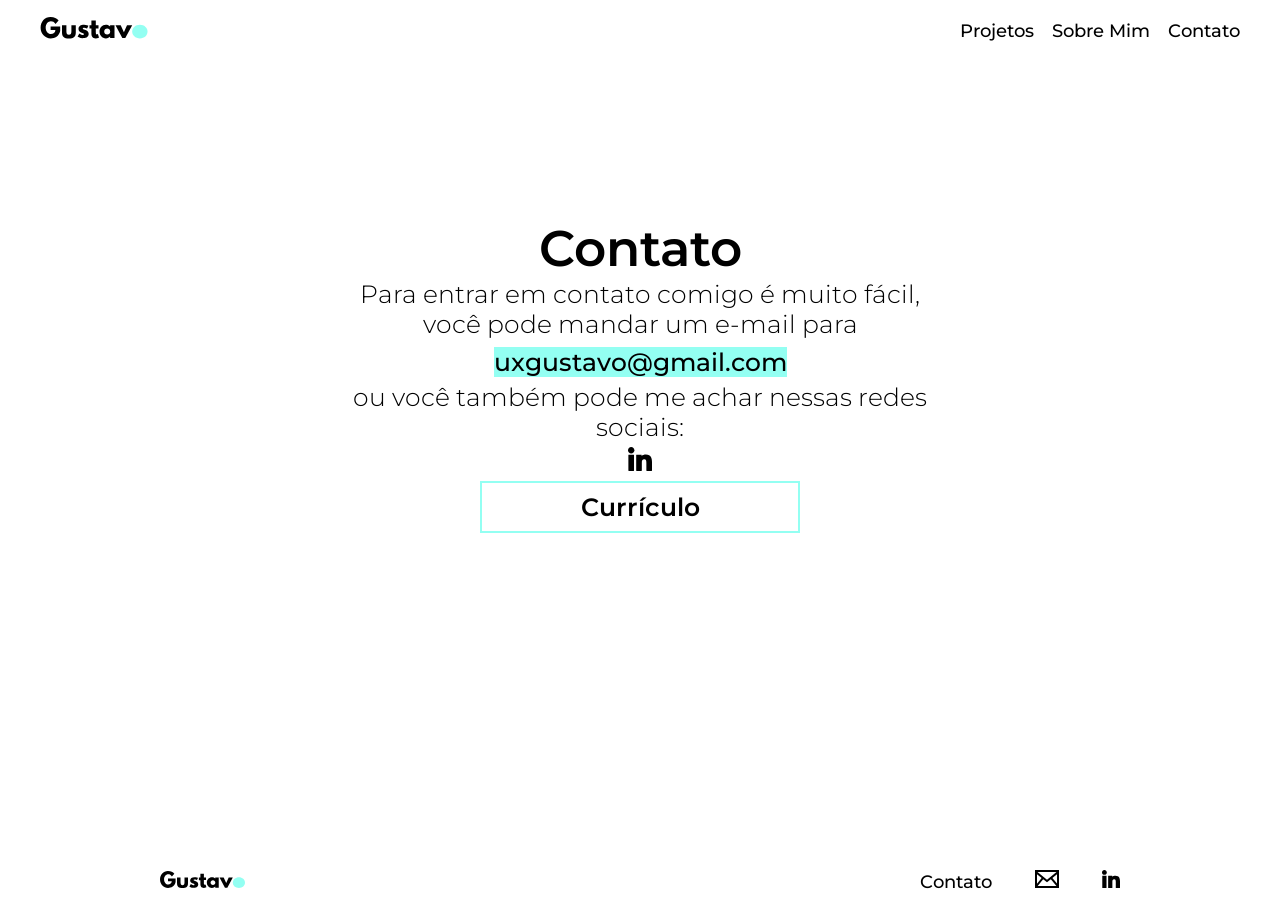
<file: contato.html>
<!DOCTYPE html>
<html lang="en">
<head>
    <meta charset="UTF-8">
    <meta http-equiv="X-UA-Compatible" content="IE=edge">
    <meta name="viewport" content="width=device-width, initial-scale=1.0">
    <link rel="stylesheet" href="./styles/styles.css" type="text/css">
    <link rel="icon" type="image/x-icon" href="./IMGs/favicon.svg">
    <title>Contato | Gustavo Eduardo</title>
</head>
<body class="container">
    <header class="main-header">
        <div class="logodiv">
            <a href="/index.html" class="header-logo">
                <img src="IMGs/Logo3.svg" alt="Logo">
            </a>
        </div>
        <nav class="header-nav">
            <div class="hamburger-nav">
                <div class="line"></div>
                <div class="line"></div>
                <div class="line"></div>
            </div>
            <ul class="nav-links">
                <li><a class="header-link" href="/index.html">Projetos</a></li>
                <li><a class="header-link" href="/sobremim.html">Sobre Mim</a></li>
                <li><a class="header-link" href="/contato.html">Contato</a></li>
            </ul>
        </nav>
    </header>
    
    <main>
        <section class="contato-sect">
                <div class="contato-text">
                    <h1>Contato</h1>
                    <p>
                        Para entrar em contato comigo é muito fácil, você pode mandar um e-mail para
                    </p>
                    <p class="contato-email">
                       <a href="mailto: uxgustavo@gmail.com">uxgustavo@gmail.com</a>
                    </p>
                    <p>
                        ou você também pode me achar nessas redes sociais:
                    </p>
                    <a class="contato-linkedin" href="https://www.linkedin.com/in/gustavoux" target="_blank" rel="noopener noreferrer">
                        <img src="./IMGs/footer/Linkedin.svg" alt="">
                    </a>
                    <div class="contato-btn">
                        <a href="./Files/Curriculo-Gustavo_Eduardo-2022.pdf" target="_blank" rel="noopener noreferrer"><button class="contato-mainBTN">Currículo</button></a>
                    </div>
            </div>
        </section>
    </main>
    <footer class="main-footer">
        <div class="logodiv">
        <a href="/index.html" class="footer-logo">
            <img src="IMGs/footer/footerlogo.svg" alt="Logo">
        </a>
        </div>
        <nav class="footer-nav">
            <ul>
                <li><a class="footer-link" href="/contato.html">Contato</a></li>
                <li><a class="footer-link" href="mailto: uxgustavo@gmail.com">
                    <img src="./IMGs/footer/Email.svg" alt="">
                </a></li>
                <li><a class="footer-link" href="https://www.linkedin.com/in/gustavoux" target="_blank" rel="noopener noreferrer">
                    <img src="./IMGs/footer/Linkedin.svg" alt="">
                </a></li>
            </ul>
        </nav>
    </footer>


</body>
<script>
    const hamburger = document.querySelector(".hamburger-nav");
    const navLinks = document.querySelector(".nav-links");
    const links = document.querySelectorAll(".nav-links li");

    hamburger.addEventListener("click", () => 
    {navLinks.classList.toggle("open");})
    ;
;
</script>
</html>
</file>
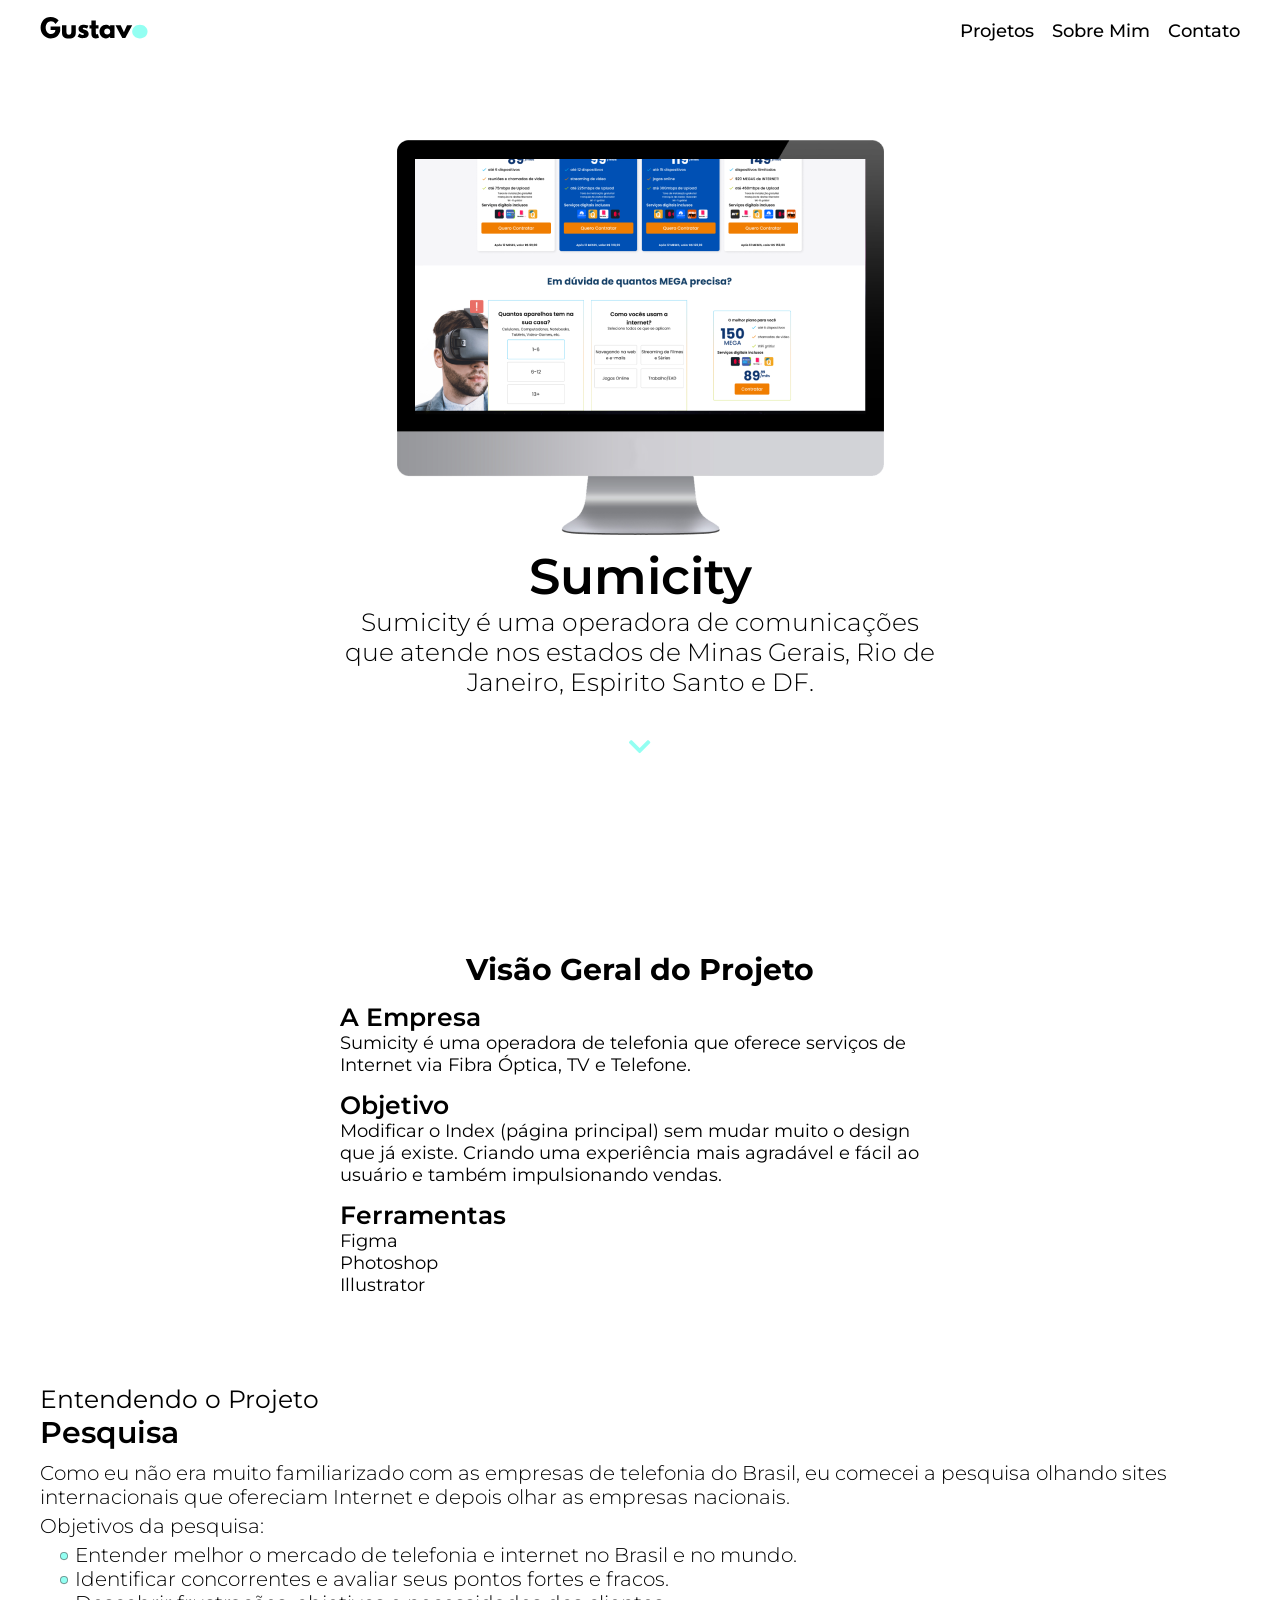
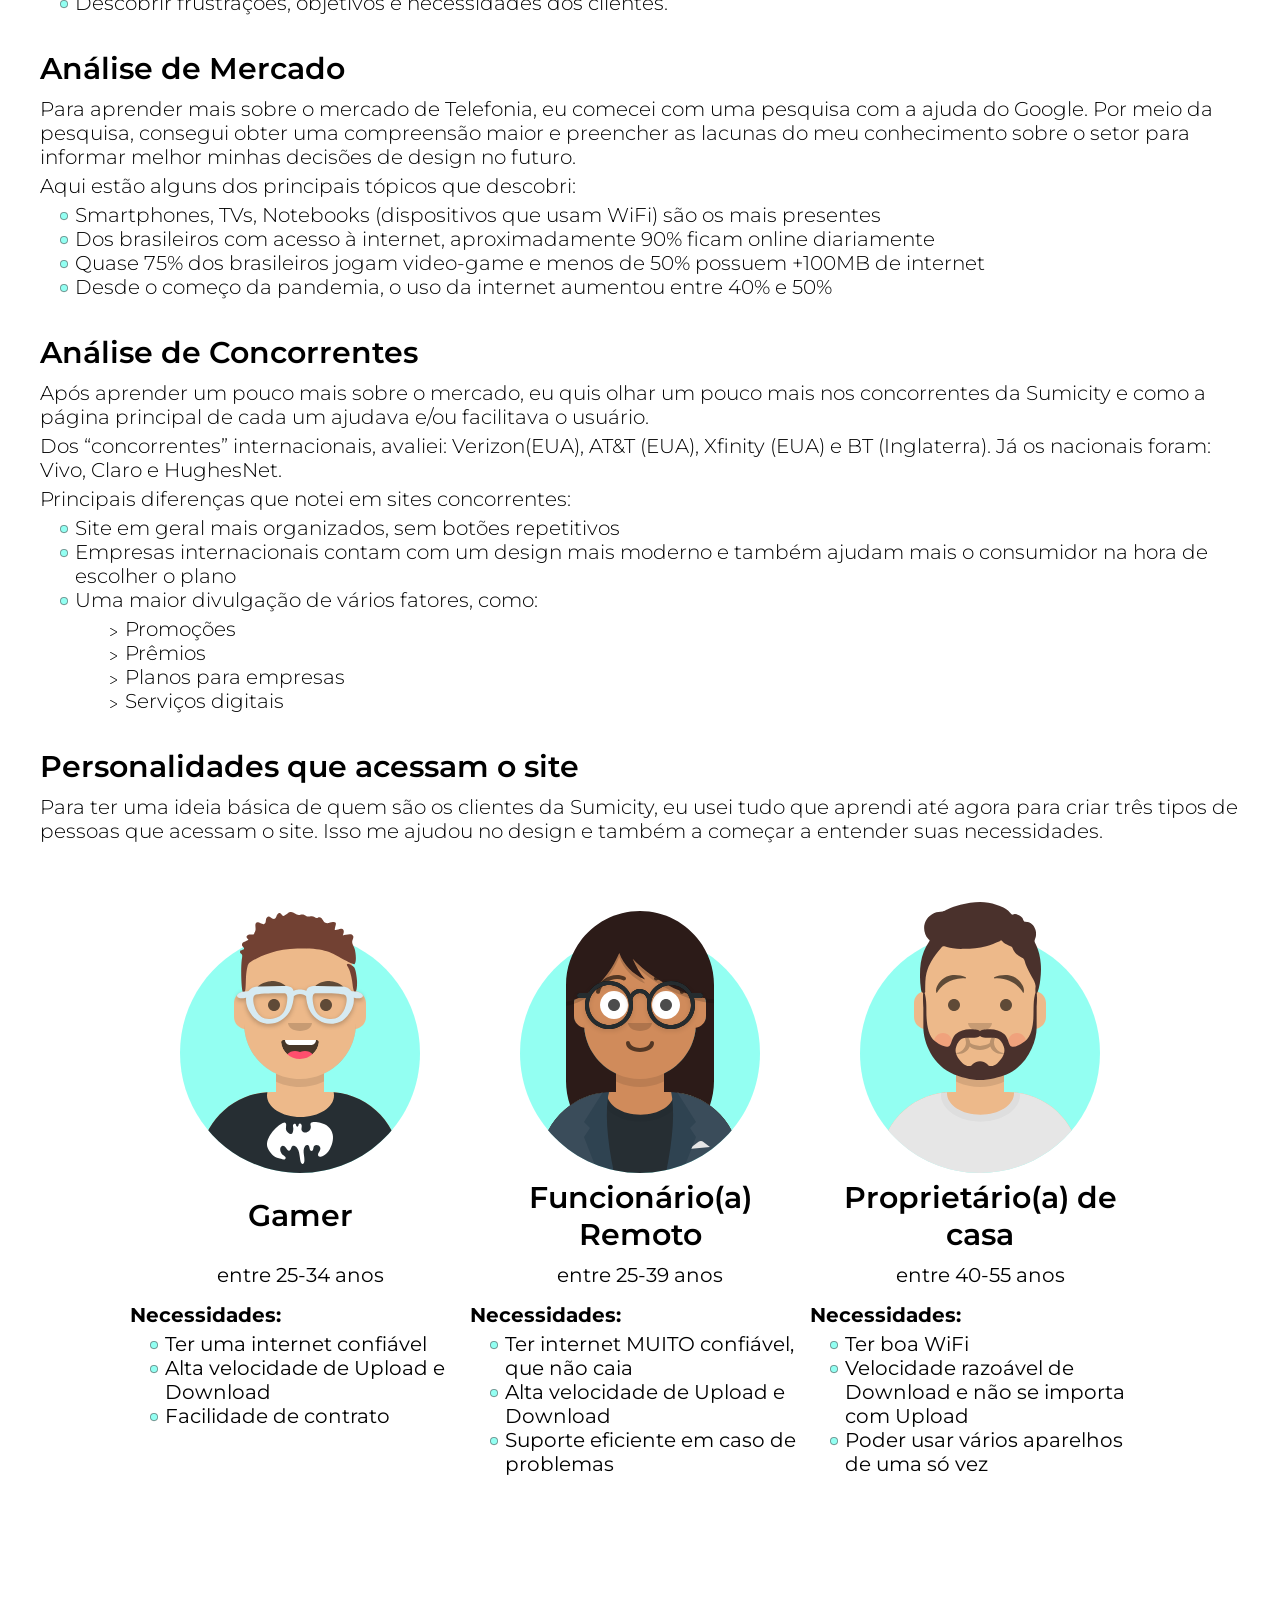
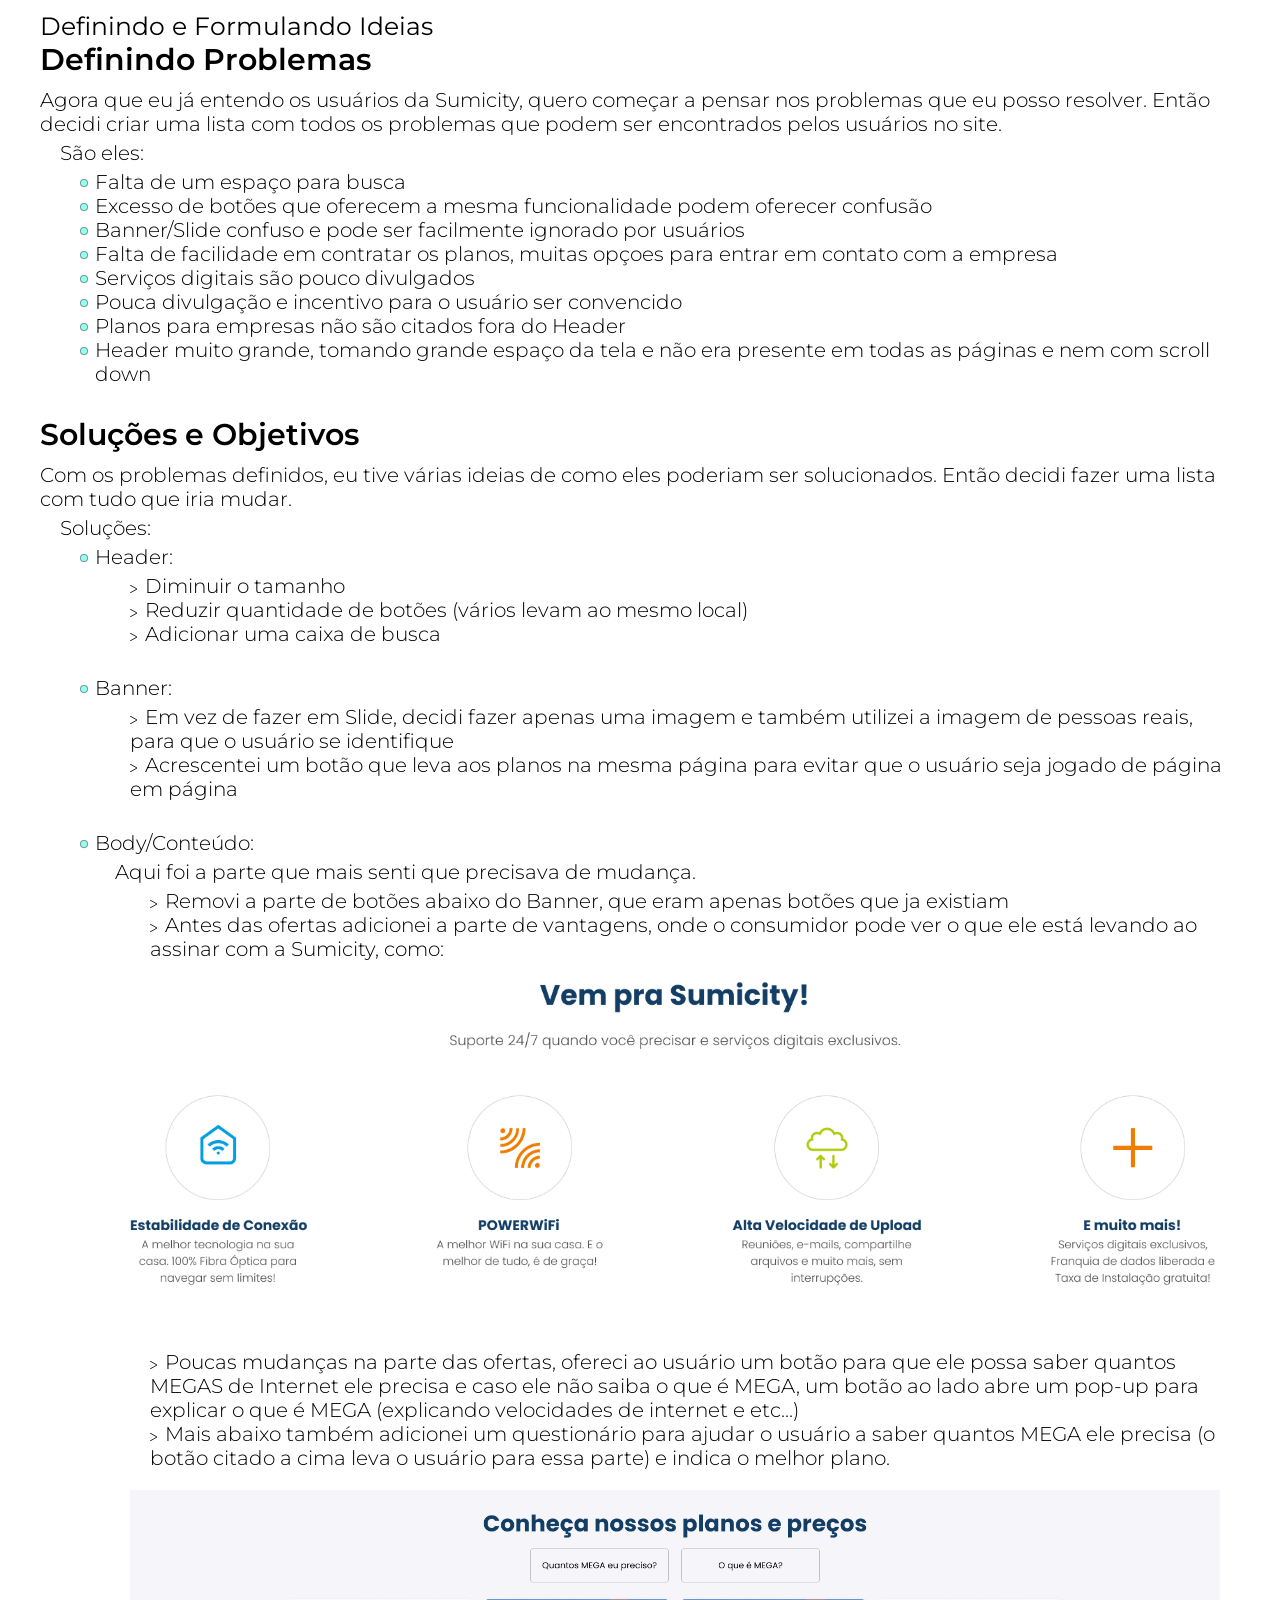
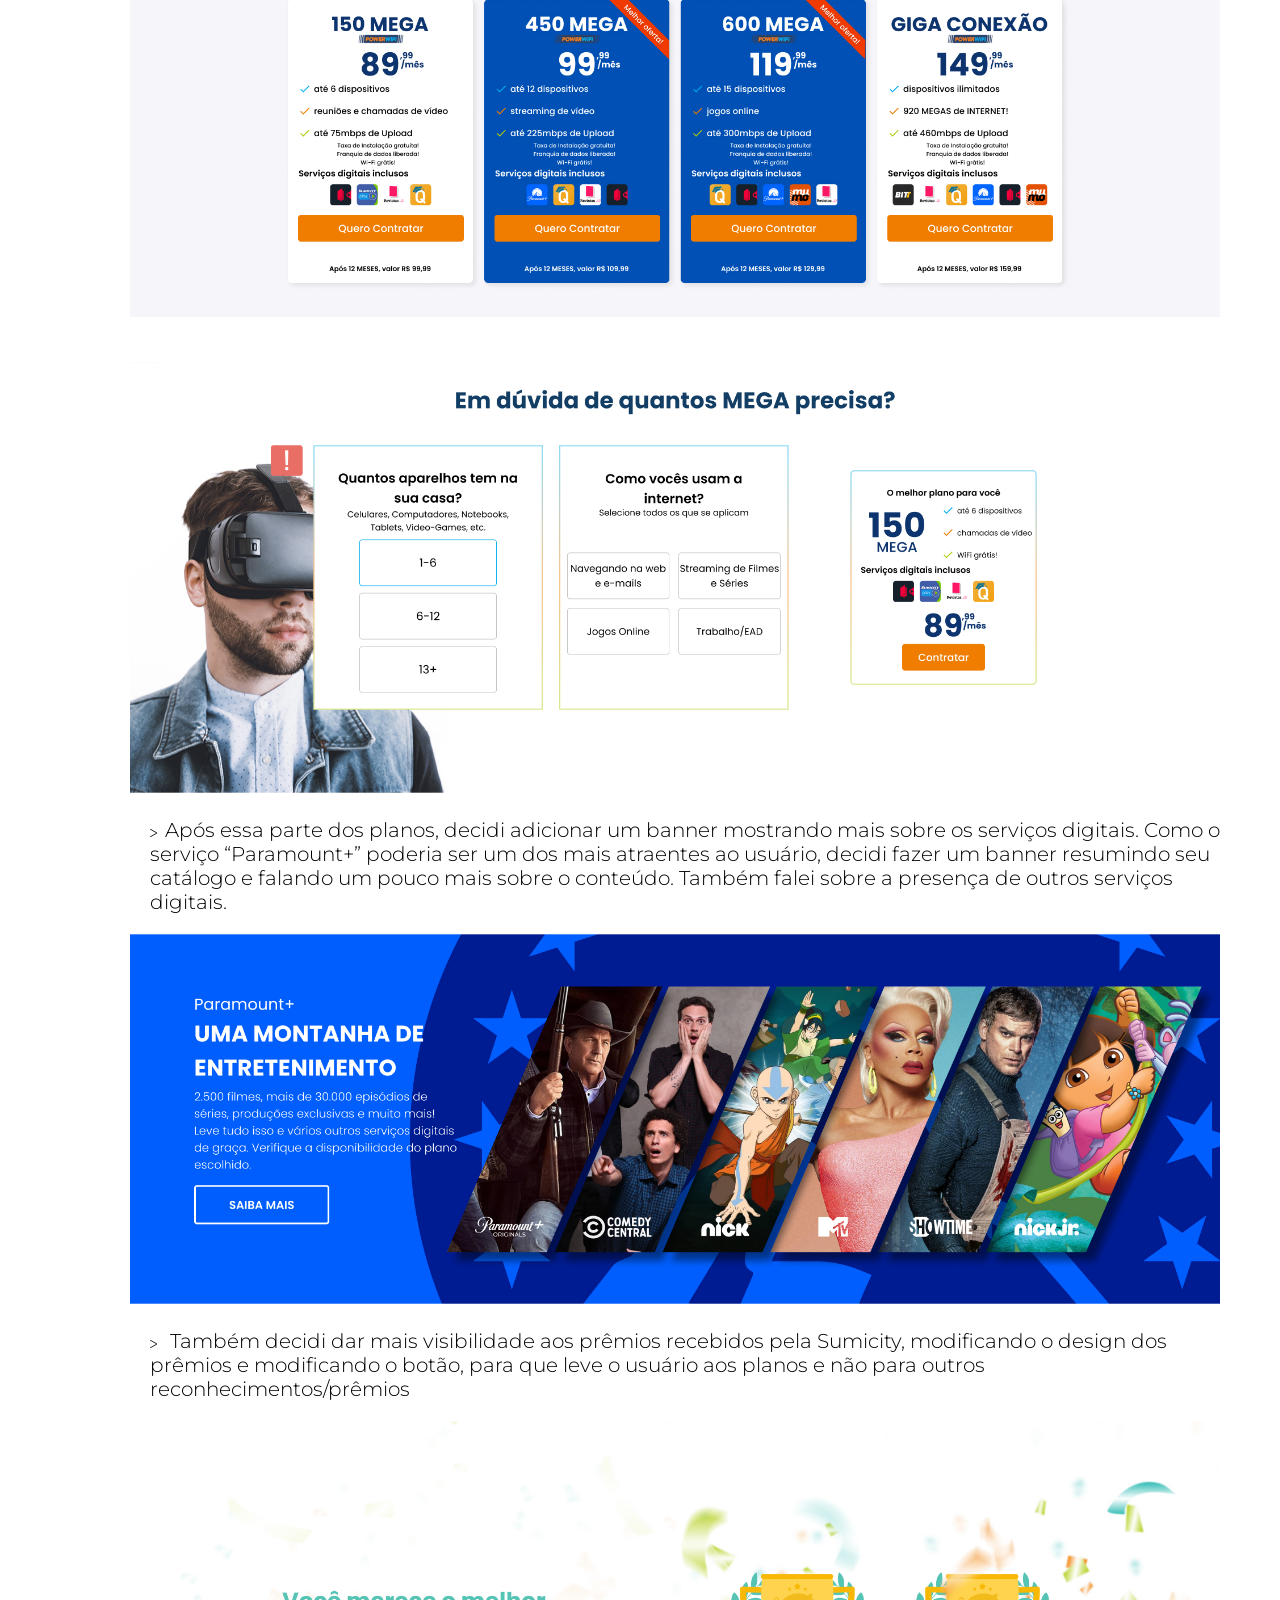
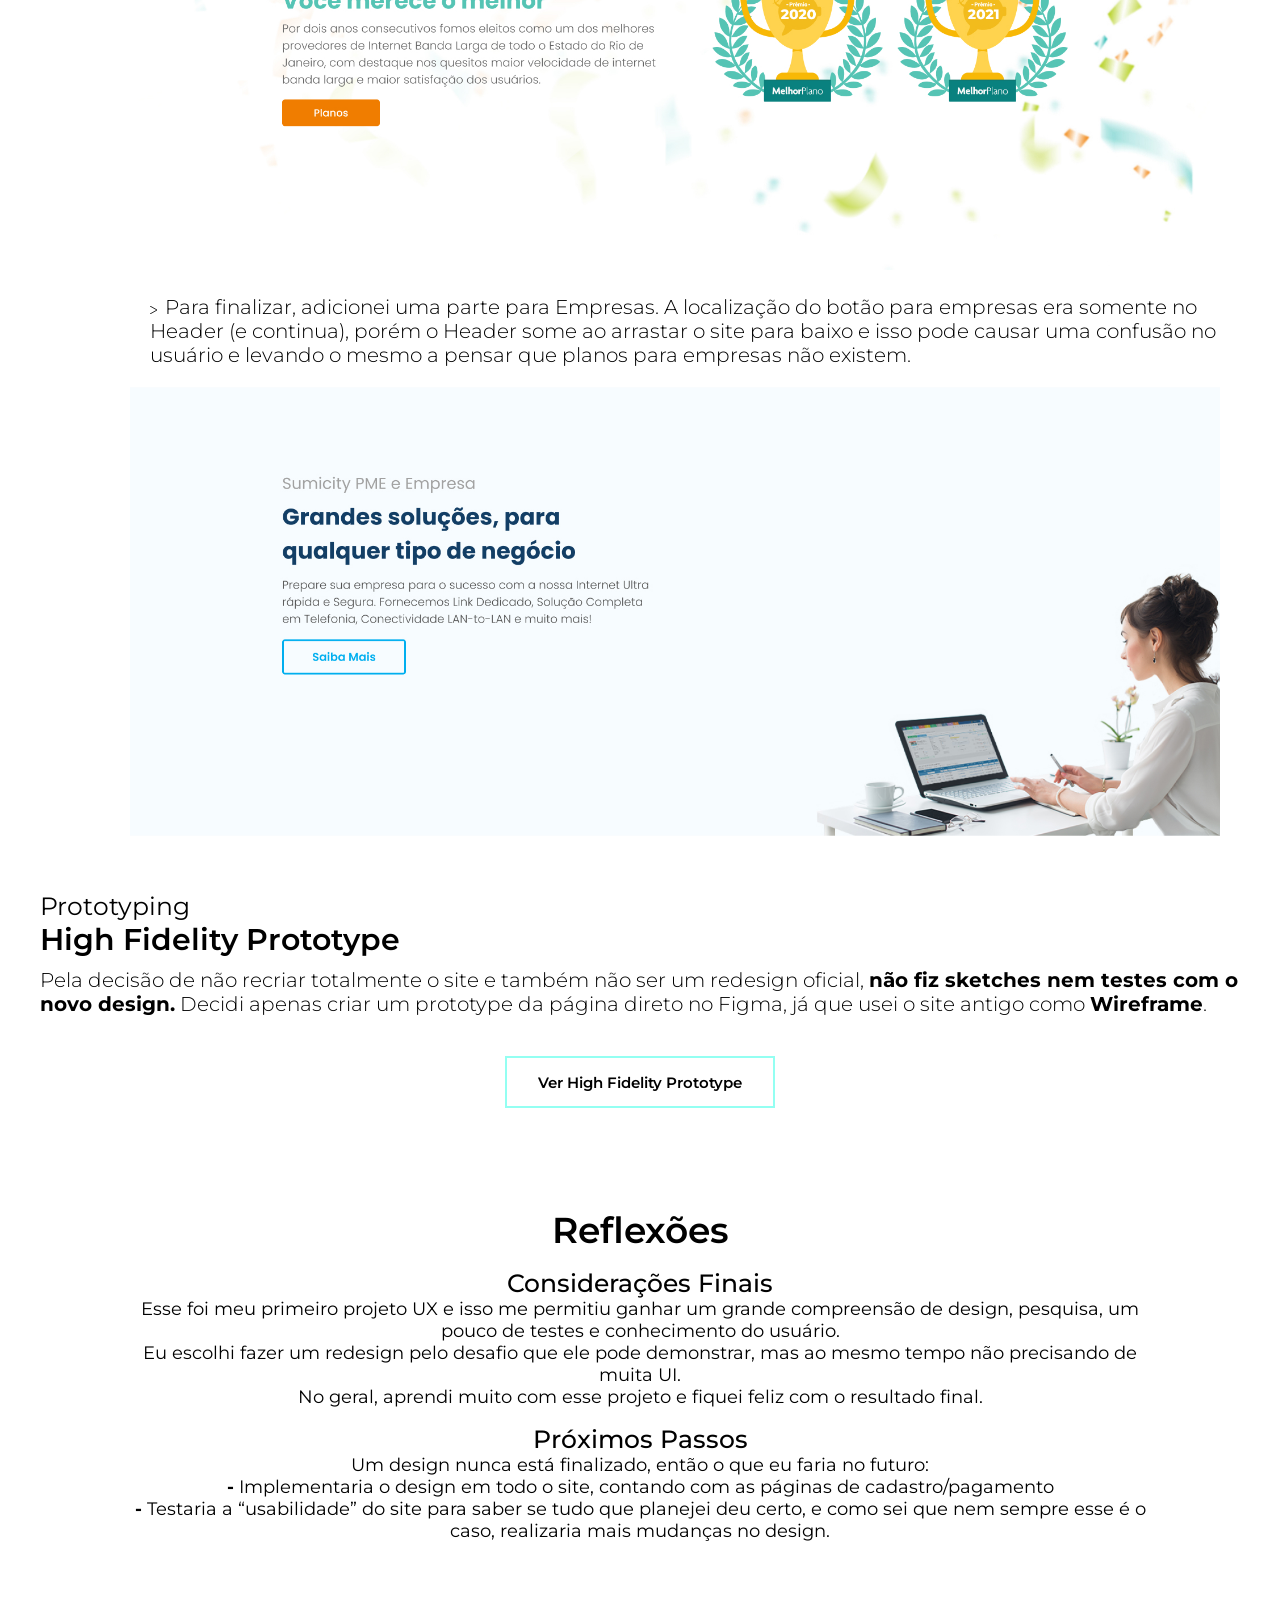
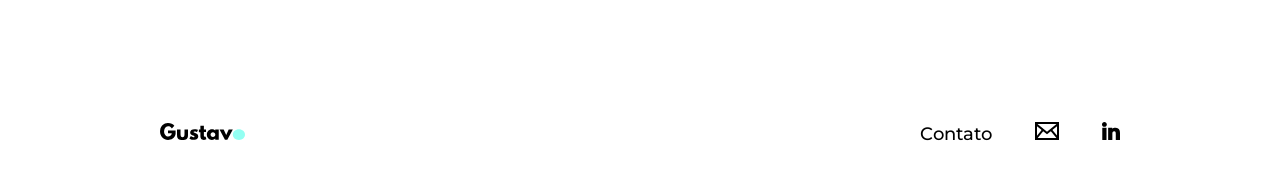
<file: projeto_sumicity.html>
<!DOCTYPE html>
<html lang="en">
<head>
    <meta charset="UTF-8">
    <meta http-equiv="X-UA-Compatible" content="IE=edge">
    <meta name="viewport" content="width=device-width, initial-scale=1.0">
    <link rel="stylesheet" href="./styles/styles.css" type="text/css">
    <link rel="stylesheet" href="https://cdnjs.cloudflare.com/ajax/libs/font-awesome/5.15.4/css/all.min.css" type="text/css">
    <link rel="icon" type="image/x-icon" href="./IMGs/favicon.svg">
    <title>Projeto Sumicity | Gustavo Eduardo</title>
</head>
<body class="container">
    <header class="main-header">
        <div class="logodiv">
            <a href="/index.html" class="header-logo">
                <img src="IMGs/Logo3.svg" alt="Logo">
            </a>
        </div>
        <nav class="header-nav">
            <div class="hamburger-nav">
                <div class="line"></div>
                <div class="line"></div>
                <div class="line"></div>
            </div>
            <ul class="nav-links">
                <li><a class="header-link" href="/index.html">Projetos</a></li>
                <li><a class="header-link" href="/sobremim.html">Sobre Mim</a></li>
                <li><a class="header-link" href="/contato.html">Contato</a></li>
            </ul>
        </nav>
    </header>
    
    <main>
        <section class="sumicity-main">
                <div class="sumicity-intro">
                    <img src="./IMGs/projeto_Sumicity/PC.png" alt="SumicitySitePC">
                    <h1>Sumicity</h1>
                    <p>
                        Sumicity é uma operadora de comunicações que atende nos estados de Minas Gerais, Rio de Janeiro, Espirito Santo e DF.          
                    </p>  
                    <div class="scroll-downbtn">
                        <a href="#down"><i class="fas fa-chevron-down"></i></a>
                    </div>
                </div>
                <div class="sumicity-visaogeral" id="down">
                    <h1>
                        Visão Geral do Projeto
                    </h1>
                    <h2>
                        A Empresa
                    </h2>
                    <p>
                        Sumicity é uma operadora de telefonia que oferece serviços de Internet via Fibra Óptica, TV e Telefone.
                    </p>
                    <h2>
                        Objetivo
                    </h2>
                    <p>
                        Modificar o Index (página principal) sem mudar muito o design que já existe. Criando uma experiência mais agradável e fácil ao usuário e também impulsionando vendas.
                    </p>
                    <h2>
                        Ferramentas
                    </h2>
                    <p>
                        Figma
                    </p>
                    <p>
                        Photoshop
                    </p>
                    <p>
                        Illustrator
                    </p>
                </div>
        </section>
        <section class="sumicity-detalhes">
            <div class="detalhes-projeto">
                <h2>Entendendo o Projeto</h2>

                <h1>Pesquisa</h1>
                <p>
                    Como eu não era muito familiarizado com as empresas de telefonia do Brasil, eu comecei a pesquisa olhando sites internacionais que ofereciam Internet e depois olhar as empresas nacionais.
                </p>
                <p>
                    Objetivos da pesquisa:
                    <ul>
                        <li>
                            Entender melhor o mercado de telefonia e internet no Brasil e no mundo.
                        </li>
                        <li>
                            Identificar concorrentes e avaliar seus pontos fortes e fracos.
                        </li>
                        <li>
                            Descobrir frustrações, objetivos e necessidades dos clientes.
                        </li>
                    </ul>
                </p>

                <h1>Análise de Mercado</h1>
                <p>
                    Para aprender mais sobre o mercado de Telefonia, eu comecei com uma pesquisa com a ajuda do Google. Por meio da pesquisa, consegui obter uma compreensão maior e preencher as lacunas do meu conhecimento sobre o setor para informar melhor minhas decisões de design no futuro.                
                </p>
                <p>
                    Aqui estão alguns dos principais tópicos que descobri:
                    <ul>
                        <li>
                            Smartphones, TVs, Notebooks (dispositivos que usam WiFi) são os mais presentes
                        </li>
                        <li>
                            Dos brasileiros com acesso à internet, aproximadamente 90% ficam online diariamente
                        </li>
                        <li>
                            Quase 75% dos brasileiros jogam video-game e menos de 50% possuem +100MB de internet
                        </li>
                        <li>
                            Desde o começo da pandemia, o uso da internet aumentou entre 40% e 50%
                        </li>
                    </ul>
                </p>

                <h1>Análise de Concorrentes</h1>
                <p>
                    Após aprender um pouco mais sobre o mercado, eu quis olhar um pouco mais nos concorrentes da Sumicity e como a página principal de cada um ajudava e/ou facilitava o usuário. 
                </p>
                <p>
                    Dos “concorrentes” internacionais, avaliei: Verizon(EUA), AT&T (EUA), Xfinity (EUA) e BT (Inglaterra).
Já os nacionais foram: Vivo, Claro e HughesNet.
                </p>
                <p>
                    Principais diferenças que notei em sites concorrentes:
                    <ul>
                        <li>
                            Site em geral mais organizados, sem botões repetitivos
                        </li>
                        <li>
                            Empresas internacionais contam com um design mais moderno e também ajudam mais o consumidor na hora de escolher o plano
                        </li>
                        <li>
                            Uma maior divulgação de vários fatores, como:
                            <ul>
                                <li>Promoções</li>
                                <li>Prêmios</li>
                                <li>Planos para empresas</li>
                                <li>Serviços digitais</li>
                            </ul>
                        </li>
                    </ul>
                </p>

                <h1>Personalidades que acessam o site</h1>
                <p>
                    Para ter uma ideia básica de quem são os clientes da Sumicity, eu usei tudo que aprendi até agora para criar três tipos de pessoas que acessam o site. Isso me ajudou no design e também a começar a entender suas necessidades.
                </p>
                <div class="detalhes-personalidade">
                    <div class="personalidade">
                        <img src="./IMGs/projeto_Sumicity/GamerSVG.svg" alt="Gamer">
                        <h1>Gamer</h1>
                        <p>entre 25-34 anos</p>
                        <h2>Necessidades:</h2>
                        <ul>
                            <li>Ter uma internet confiável</li>
                            <li>Alta velocidade de Upload e Download</li>
                            <li>Facilidade de contrato</li>
                        </ul>
                    </div>
                    <div class="personalidade">
                        <img src="./IMGs/projeto_Sumicity/FuncionarioRemoto.svg" alt="Funcionario Remoto">
                        <h1>Funcionário(a) Remoto</h1>
                        <p>entre 25-39 anos</p>
                        <h2>Necessidades:</h2>
                        <ul>
                            <li>Ter internet MUITO confiável, que não caia</li>
                            <li>Alta velocidade de Upload e Download</li>
                            <li>Suporte eficiente em caso de problemas</li>
                        </ul>
                    </div>
                    <div class="personalidade">
                        <img src="./IMGs/projeto_Sumicity/DonoDeCasa.svg" alt="Casa">
                        <h1>Proprietário(a) de casa</h1>
                        <p>entre 40-55 anos</p>
                        <h2>Necessidades:</h2>
                        <ul>
                            <li>Ter boa WiFi</li>
                            <li>Velocidade razoável de Download e não se importa com Upload</li>
                            <li>Poder usar vários aparelhos de uma só vez</li>
                        </ul>
                    </div>
                </div>

            </div>
            <div class="definindo-ideias">
                <h2>Definindo e Formulando Ideias</h2>
                <h1>Definindo Problemas</h1>
                <p>
                    Agora que eu já entendo os usuários da Sumicity, quero começar a pensar nos problemas que eu posso resolver. Então decidi criar uma lista com todos os problemas que podem ser encontrados pelos usuários no site. 
                </p>
                <p class="defPadding">
                    São eles:
                </p>
                <ul>
                    <li>Falta de um espaço para busca</li>
                    <li>Excesso de botões que oferecem a mesma funcionalidade podem oferecer confusão</li>
                    <li>Banner/Slide confuso e pode ser facilmente ignorado por usuários</li>
                    <li>Falta de facilidade em contratar os planos, muitas opçoes para entrar em contato com a empresa</li>
                    <li>Serviços digitais são pouco divulgados</li>
                    <li>Pouca divulgação e incentivo para o usuário ser convencido</li>
                    <li>Planos para empresas não são citados fora do Header</li>
                    <li>Header muito grande, tomando grande espaço da tela e não era presente em todas as páginas e nem com scroll down</li>
                </ul>

                <h1>Soluções e Objetivos</h1>
                <p>Com os problemas definidos, eu tive várias ideias de como eles poderiam ser solucionados. Então decidi fazer uma lista com tudo que iria mudar.</p>
                <p class="defPadding">Soluções:</p>
                <ul>
                    <li>
                        Header: 
                        <ul class="ulPadding">
                        <li>Diminuir o tamanho</li>
                        <li>Reduzir quantidade de botões (vários levam ao mesmo local)</li>
                        <li>Adicionar uma caixa de busca</li>
                        </ul>
                    </li>
                    <li>
                        Banner:
                        <ul class="ulPadding">
                            <li>Em vez de fazer em Slide, decidi fazer apenas uma imagem e também utilizei a imagem de pessoas reais, para que o usuário se identifique</li>
                            <li>Acrescentei um botão que leva aos planos na mesma página para evitar que o usuário seja jogado de página em página</li>
                        </ul>
                    </li>
                    <li>
                        Body/Conteúdo:
                        <p class="defPadding">Aqui foi a parte que mais senti que precisava de mudança.</p>
                        <ul>
                            <li>Removi a parte de botões abaixo do Banner, que eram apenas botões que ja existiam</li>
                            <li>Antes das ofertas adicionei a parte de vantagens, onde o consumidor pode ver o que ele está levando ao assinar com a Sumicity, como: </li>
                            <div class="solucoes-imagens">
                                <img src="./IMGs/projeto_Sumicity/Vantagens.jpg" alt="Vantagens">
                            </div>
                            <li>Poucas mudanças na parte das ofertas, ofereci ao usuário um botão para que ele possa saber quantos MEGAS de Internet ele precisa e caso ele não saiba o que é MEGA, um botão ao lado abre um pop-up para explicar o que é MEGA (explicando velocidades de internet e etc...)</li>
                            <li>Mais abaixo também adicionei um questionário para ajudar o usuário a saber quantos MEGA ele precisa (o botão citado a cima leva o usuário para essa parte) e indica o melhor plano. </li>
                            <div class="solucoes-imagens">
                                <img src="./IMGs/projeto_Sumicity/VelocidadePreco.jpg" alt="Preco">
                                <img src="./IMGs/projeto_Sumicity/VelocidadeRecomendada.jpg" alt="Recomendacao">
                            </div>
                            <li>Após essa parte dos planos, decidi adicionar um banner mostrando mais sobre os serviços digitais. Como o serviço “Paramount+” poderia ser um dos mais atraentes ao usuário, decidi fazer um banner resumindo seu catálogo e falando um pouco mais sobre o conteúdo. Também falei sobre a presença de outros serviços digitais.</li>
                            <div class="solucoes-imagens">
                                <img src="./IMGs/projeto_Sumicity/Paramount_SD.jpg" alt="Paramount">
                            </div>
                            <li>
                                Também decidi dar mais visibilidade aos prêmios recebidos pela Sumicity, modificando o design dos prêmios e modificando o botão, para que leve o usuário aos planos e não para outros reconhecimentos/prêmios
                            </li>
                            <div class="solucoes-imagens">
                                <img src="./IMGs/projeto_Sumicity/Premios.jpg" alt="Premios">
                            </div>
                            <li>Para finalizar, adicionei uma parte para Empresas. A localização do botão para empresas era somente no Header (e continua), porém o Header some ao arrastar o site para baixo e isso pode causar uma confusão no usuário e levando o mesmo a pensar que planos para empresas não existem.</li>
                            <div class="solucoes-imagens">
                                <img src="./IMGs/projeto_Sumicity/Empresa.jpg" alt="Empresa">
                            </div>
                        </ul>
                    </li>
                </ul>
            </div>
            <div class="prototyping">
                <h2>Prototyping</h2>
                <h1>High Fidelity Prototype</h1>
                <p>Pela decisão de não recriar totalmente o site e também não ser um redesign oficial, <b>não fiz sketches nem testes com o novo design.</b> Decidi apenas criar um prototype da página direto no Figma, já que usei o site antigo como <b>Wireframe</b>.</p>
            </div>
            <div class="prototype-btn">
                <a href="https://www.figma.com/proto/2V5CaCEaYvmEFwbVbkzgdg/Sumicity?page-id=0%3A1&node-id=1%3A2&viewport=412%2C48%2C0.32&scaling=contain&starting-point-node-id=1%3A2" target="_blank" rel="noopener noreferrer"><button class="prototype-mainBTN">Ver High Fidelity Prototype</button></a>
            </div>
        </section>
        <section class="reflexoes">
            <h1>Reflexões</h1>
            <h2>Considerações Finais</h2>
            <p>Esse foi meu primeiro projeto UX e isso me permitiu ganhar um grande compreensão de design, pesquisa, um pouco de testes e conhecimento do usuário.</p>
            <p>Eu escolhi fazer um redesign pelo desafio que ele pode demonstrar, mas ao mesmo tempo não precisando de muita UI.</p>
            <p>No geral, aprendi muito com esse projeto e fiquei feliz com o resultado final.</p>
            <h2>Próximos Passos</h2>
            <p>Um design nunca está finalizado, então o que eu faria no futuro:</p>
            <p><b>-</b> Implementaria o design em todo o site, contando com as páginas de cadastro/pagamento</p>
            <p><b>-</b> Testaria a “usabilidade” do site para saber se tudo que planejei deu certo, e como sei que nem sempre esse é o caso, realizaria mais mudanças no design.</p>
        </section>
    </main>

    <footer class="main-footer">
        <div class="logodiv">
        <a href="/index.html" class="footer-logo">
            <img src="IMGs/footer/footerlogo.svg" alt="Logo">
        </a>
        </div>
        <nav class="footer-nav">
            <ul>
                <li><a class="footer-link" href="/contato.html">Contato</a></li>
                <li><a class="footer-link" href="mailto: uxgustavo@gmail.com">
                    <img src="./IMGs/footer/Email.svg" alt="">
                </a></li>
                <li><a class="footer-link" href="https://www.linkedin.com/in/gustavoux" target="_blank" rel="noopener noreferrer">
                    <img src="./IMGs/footer/Linkedin.svg" alt="">
                </a></li>
            </ul>
        </nav>
    </footer>


</body>
<script>
    const hamburger = document.querySelector(".hamburger-nav");
    const navLinks = document.querySelector(".nav-links");
    const links = document.querySelectorAll(".nav-links li");

    hamburger.addEventListener("click", () => 
    {navLinks.classList.toggle("open");})
    ;
;
</script>
</html>
</file>
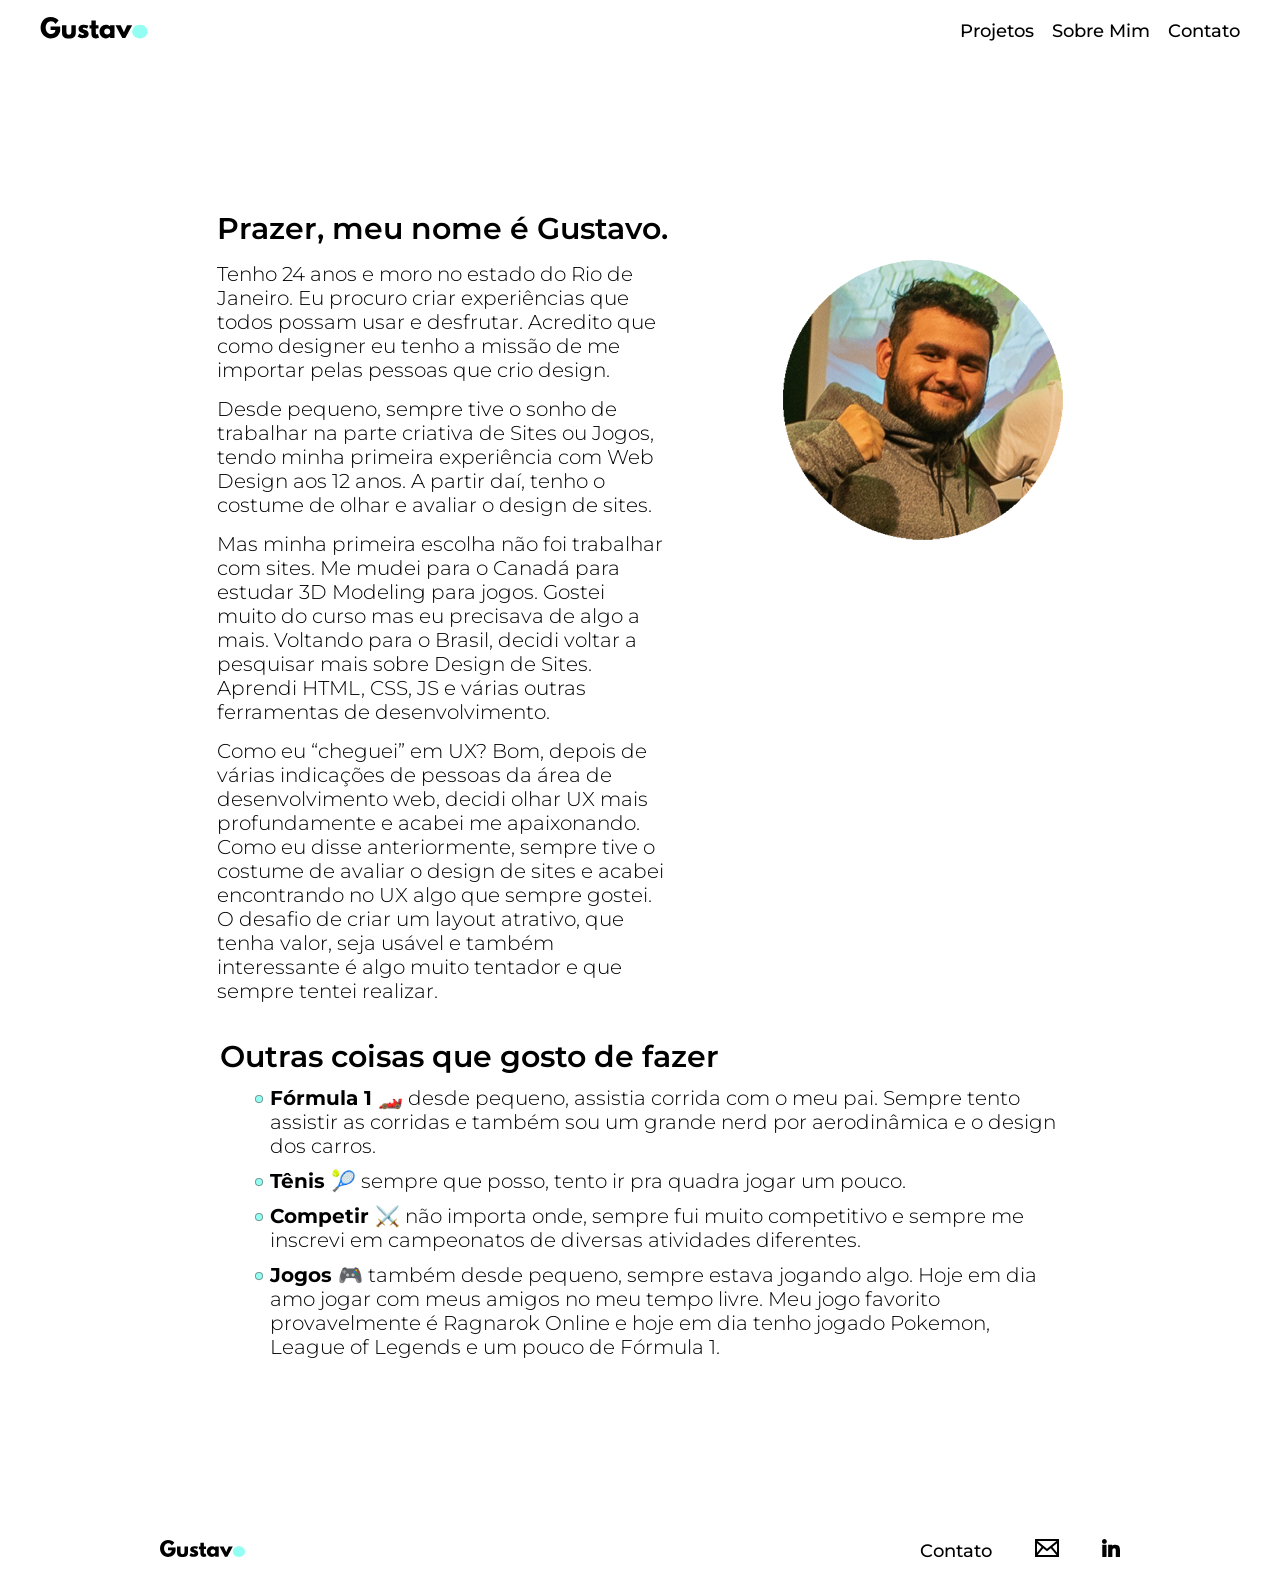
<file: sobremim.html>
<!DOCTYPE html>
<html lang="en">
<head>
    <meta charset="UTF-8">
    <meta http-equiv="X-UA-Compatible" content="IE=edge">
    <meta name="viewport" content="width=device-width, initial-scale=1.0">
    <link rel="stylesheet" href="./styles/styles.css" type="text/css">
    <link rel="icon" type="image/x-icon" href="./IMGs/favicon.svg">
    <title>Sobre Mim | Gustavo Eduardo</title>
</head>
<body class="container">
    <header class="main-header">
        <div class="logodiv">
            <a href="/index.html" class="header-logo">
                <img src="IMGs/Logo3.svg" alt="Logo">
            </a>
        </div>
        <nav class="header-nav">
            <div class="hamburger-nav">
                <div class="line"></div>
                <div class="line"></div>
                <div class="line"></div>
            </div>
            <ul class="nav-links">
                <li><a class="header-link" href="/index.html">Projetos</a></li>
                <li><a class="header-link" href="/sobremim.html">Sobre Mim</a></li>
                <li><a class="header-link" href="/contato.html">Contato</a></li>
            </ul>
        </nav>
    </header>
    
    <main>
        <section class="sobremim-sect">
                <div class="sobremim-text">
                    <h1>Prazer, meu nome é Gustavo.</h1>
                    <p>
                        Tenho 24 anos e moro no estado do Rio de Janeiro. 
                        Eu procuro criar experiências que todos possam usar e desfrutar. Acredito que como designer eu tenho a missão de me importar pelas pessoas que crio design.
                    </p>
                    <p>
                        Desde pequeno, sempre tive o sonho de trabalhar na parte criativa de Sites ou Jogos, tendo minha primeira experiência com Web Design aos 12 anos. A partir daí, tenho o costume de olhar e avaliar o design de sites.
                    </p>
                    <p>
                        Mas minha primeira escolha não foi trabalhar com sites. Me mudei para o Canadá para estudar 3D Modeling para jogos. Gostei muito do curso mas eu precisava de algo a mais. Voltando para o Brasil, decidi voltar a pesquisar mais sobre Design de Sites. Aprendi HTML, CSS, JS e várias outras ferramentas de desenvolvimento.
                    </p>
                    <p>
                        Como eu “cheguei” em UX? Bom, depois de várias indicações de pessoas da área de desenvolvimento web, decidi olhar UX mais profundamente e acabei me apaixonando. Como eu disse anteriormente, sempre tive o costume de avaliar o design de sites e acabei encontrando no UX algo que sempre gostei. O desafio de criar um layout atrativo, que tenha valor, seja usável e também interessante é algo muito tentador e que sempre tentei realizar.
                    </p>
            </div>
            <div class="sobremim-img">
                <img src="/IMGs/contato/Face.png" alt="Eu denovo!">
            </div>
        </section>
        <section class="sobremim-outros">
            <div class="sobremim-text2">
                <h1>
                    Outras coisas que gosto de fazer
                </h1>
                <ul>
                    <li>
                        <p>
                            <b>Fórmula 1 🏎️️</b> desde pequeno, assistia corrida com o meu pai. Sempre tento assistir as corridas e também sou um grande nerd por aerodinâmica e o design dos carros.
                        </p>
                    </li>
                    <li>
                        <p>
                            <b>Tênis 🎾️</b> sempre que posso, tento ir pra quadra jogar um pouco.
                        </p>
                    </li>
                    <li>
                        <p>
                            <b>Competir ⚔️</b> não importa onde, sempre fui muito competitivo e sempre me inscrevi em campeonatos de diversas atividades diferentes.                   
                        </p>
                    </li>
                    <li>
                        <p>
                            <b>Jogos 🎮️️</b> também desde pequeno, sempre estava jogando algo. Hoje em dia amo jogar com meus amigos no meu tempo livre. Meu jogo favorito provavelmente é Ragnarok Online e hoje em dia tenho jogado Pokemon, League of Legends e um pouco de Fórmula 1.                    
                        </p>
                    </li>
                </ul>
            </div>
        </section>
    </main>
    <footer class="main-footer">
        <div class="logodiv">
        <a href="/index.html" class="footer-logo">
            <img src="IMGs/footer/footerlogo.svg" alt="Logo">
        </a>
        </div>
        <nav class="footer-nav">
            <ul>
                <li><a class="footer-link" href="/contato.html">Contato</a></li>
                <li><a class="footer-link" href="mailto: uxgustavo@gmail.com">
                    <img src="./IMGs/footer/Email.svg" alt="">
                </a></li>
                <li><a class="footer-link" href="https://www.linkedin.com/in/gustavoux" target="_blank" rel="noopener noreferrer">
                    <img src="./IMGs/footer/Linkedin.svg" alt="">
                </a></li>
            </ul>
        </nav>
    </footer>


</body>
<script>
    const hamburger = document.querySelector(".hamburger-nav");
    const navLinks = document.querySelector(".nav-links");
    const links = document.querySelectorAll(".nav-links li");

    hamburger.addEventListener("click", () => 
    {navLinks.classList.toggle("open");})
    ;
;
</script>
</html>
</file>
<file: styles/styles.css>
@import url("https://fonts.googleapis.com/css2?family=Montserrat:wght@300;400;500;600;700&display=swap");
.main-header {
  display: -webkit-box;
  display: -ms-flexbox;
  display: flex;
  -webkit-box-pack: justify;
  -ms-flex-pack: justify;
  justify-content: space-between;
  -webkit-box-align: center;
  -ms-flex-align: center;
  align-items: center;
  height: 60px;
}

.header-nav ul {
  display: -webkit-box;
  display: -ms-flexbox;
  display: flex;
  list-style: none;
  width: 280px;
  -webkit-box-pack: justify;
  -ms-flex-pack: justify;
  justify-content: space-between;
  -webkit-box-align: center;
  -ms-flex-align: center;
  align-items: center;
  margin-left: auto;
}

.header-link {
  font-size: 18px;
  font-weight: 500;
  color: #000000;
  text-decoration: none;
  border-bottom: 0px solid #ffff;
  -webkit-transition: border-bottom 0.2s ease-in;
  transition: border-bottom 0.2s ease-in;
}

.header-link:hover {
  border-bottom: 3px solid #93fff2;
}

.presentation {
  display: -webkit-box;
  display: -ms-flexbox;
  display: flex;
  width: 90%;
  margin: auto;
  min-height: 80vh;
  -webkit-box-align: center;
  -ms-flex-align: center;
  align-items: center;
  -ms-flex-pack: distribute;
  justify-content: space-around;
}

.introduction {
  -webkit-box-flex: 2;
  -ms-flex: 2;
  flex: 2;
}

.intro-text h1 {
  font-size: 50px;
  font-weight: 600;
}

.intro-text p {
  margin-top: 10px;
  margin-right: 200px;
  font-size: 25px;
  font-weight: 300;
}

.cover {
  -webkit-box-flex: 1;
  -ms-flex: 1;
  flex: 1;
  margin-bottom: 50px;
  height: 45vh;
}

.cover img {
  height: 100%;
}

.cta {
  padding: 15px 0 0 0;
}

.cta-MainBTN {
  border: 2px solid #93fff2;
  background: transparent;
  color: black;
  width: 150px;
  height: 40px;
  cursor: pointer;
  font-weight: 600;
  font-size: 1rem;
  -webkit-transition: background 0.3s ease-in, font-weight 0.5s ease-in;
  transition: background 0.3s ease-in, font-weight 0.5s ease-in;
}

.cta-MainBTN:hover {
  font-weight: 700;
  background: #93fff2;
}

.projetos {
  display: -webkit-box;
  display: -ms-flexbox;
  display: flex;
  width: 80%;
  margin: auto;
  min-height: 80vh;
  -webkit-box-align: center;
  -ms-flex-align: center;
  align-items: center;
  -webkit-box-pack: space-evenly;
  -ms-flex-pack: space-evenly;
  justify-content: space-evenly;
  position: relative;
}

.bgBorder {
  position: absolute;
  z-index: -1;
  width: 1000px;
  height: 71%;
  top: 30vh;
  left: 0vh;
  border-radius: 10px;
  border: 2px solid #93fff2;
}

.projIMG {
  position: relative;
  top: -10vh;
  right: 18vh;
}

.projBOX {
  position: relative;
  top: 15vh;
  right: 10vh;
  width: 410px;
  height: 220px;
}

.projBOX h2 {
  font-size: 2.8rem;
  font-weight: 600;
}

.projBOX p {
  font-size: 1.15rem;
  font-weight: 300;
}

.projBTN {
  padding: 15px 0 0 0;
}

.projetos2 {
  width: 80%;
  display: -webkit-box;
  display: -ms-flexbox;
  display: flex;
  -webkit-box-align: center;
  -ms-flex-align: center;
  align-items: center;
  margin: auto;
  height: 160vh;
  position: -webkit-sticky;
  position: sticky;
}

.main-footer {
  display: -webkit-box;
  display: -ms-flexbox;
  display: flex;
  -webkit-box-pack: justify;
  -ms-flex-pack: justify;
  justify-content: space-between;
  -webkit-box-align: center;
  -ms-flex-align: center;
  align-items: center;
  height: 12%;
  width: 80%;
  margin: auto;
  margin-top: 180px;
  margin-bottom: 30px;
}

.footer-logo img {
  width: 85px;
}

.footer-nav ul {
  display: -webkit-box;
  display: -ms-flexbox;
  display: flex;
  list-style: none;
  -webkit-box-pack: justify;
  -ms-flex-pack: justify;
  justify-content: space-between;
  width: 200px;
}

.footer-link {
  font-size: 18px;
  font-weight: 500;
  color: #000000;
  text-decoration: none;
  border-bottom: 0px solid #ffff;
  -webkit-transition: border-bottom 0.2s ease-in;
  transition: border-bottom 0.2s ease-in;
}

.footer-link:hover {
  border-bottom: 3px solid #93fff2;
}

.contato-sect {
  display: -webkit-box;
  display: -ms-flexbox;
  display: flex;
  -webkit-box-pack: center;
  -ms-flex-pack: center;
  justify-content: center;
  -webkit-box-align: center;
  -ms-flex-align: center;
  align-items: center;
  width: 50%;
  margin: auto;
  min-height: 70vh;
  text-align: center;
}

.contato-text h1 {
  font-size: 50px;
  font-weight: 600;
}

.contato-text p {
  font-size: 25px;
  font-weight: 300;
}

.contato-text .contato-email {
  padding-top: 8px;
  padding-bottom: 5px;
}

.contato-text .contato-email a {
  font-weight: 500;
  text-decoration: none;
  background-color: #93fff2;
  color: #000000;
}

.contato-text .contato-linkedin img {
  margin-top: 5px;
  width: 24px;
  height: 24px;
  -webkit-transition: color 0.3s ease-in;
  transition: color 0.3s ease-in;
}

.contato-text .contato-linkedin img:hover {
  color: #93fff2;
}

.contato-btn {
  padding: 5px 0 0 0;
}

.contato-mainBTN {
  border: 2px solid #93fff2;
  background: transparent;
  color: black;
  width: 150px;
  height: 40px;
  cursor: pointer;
  font-weight: 600;
  font-size: 1rem;
  -webkit-transition: background 0.3s ease-in, font-weight 0.5s ease-in;
  transition: background 0.3s ease-in, font-weight 0.5s ease-in;
  font-size: 25px;
  width: 320px;
  height: 52px;
}

.contato-mainBTN:hover {
  font-weight: 700;
  background: #93fff2;
}

.sobremim-sect {
  display: -webkit-box;
  display: -ms-flexbox;
  display: flex;
  -webkit-box-align: top;
  -ms-flex-align: top;
  align-items: top;
  -ms-flex-pack: distribute;
  justify-content: space-around;
  width: 80%;
  margin: auto;
  min-height: 70vh;
  padding-top: 150px;
}

.sobremim-text h1 {
  font-size: 30px;
  font-weight: 600;
}

.sobremim-text p {
  padding-top: 15px;
  font-size: 20px;
  font-weight: 300;
  width: 450px;
}

.sobremim-outros {
  padding-top: 35px;
  width: 70%;
  margin: auto;
}

.sobremim-text2 ul {
  padding-left: 50px;
  list-style-image: url(/IMGs/liststyle1.svg);
}

.sobremim-text2 h1 {
  font-size: 30px;
  font-weight: 600;
}

.sobremim-text2 p {
  padding-top: 11px;
  font-size: 20px;
  font-weight: 300;
}

.sobremim-img {
  margin-top: 50px;
}

.sumicity-main {
  display: -webkit-box;
  display: -ms-flexbox;
  display: flex;
  -webkit-box-pack: center;
  -ms-flex-pack: center;
  justify-content: center;
  -webkit-box-align: center;
  -ms-flex-align: center;
  align-items: center;
  width: 50%;
  margin: auto;
  min-height: 90vh;
  text-align: center;
  padding-top: 80px;
  -webkit-box-orient: vertical;
  -webkit-box-direction: normal;
  -ms-flex-flow: column;
  flex-flow: column;
}

.sumicity-intro h1 {
  font-size: 50px;
  font-weight: 600;
}

.sumicity-intro p {
  font-size: 25px;
  font-weight: 300;
}

.sumicity-visaogeral {
  padding-top: 21vh;
}

.sumicity-visaogeral h1 {
  font-size: 30px;
  font-weight: 700;
}

.sumicity-visaogeral h2 {
  font-size: 25px;
  font-weight: 600;
  padding-top: 14px;
  text-align: left;
}

.sumicity-visaogeral p {
  font-size: 18px;
  font-weight: 400;
  text-align: left;
}

.scroll-downbtn {
  padding-top: 35px;
}

.scroll-downbtn a {
  text-decoration: none;
  color: #93fff2;
  font-size: 25px;
  border-radius: 100%;
  border-color: #ffffff;
  border-style: solid;
  background-color: #ffffff;
  padding: 0 8px 0 8px;
  -webkit-transition: 0.2s ease-out;
  transition: 0.2s ease-out;
}

.scroll-downbtn a:hover {
  color: #ffffff;
  background-color: #93fff2;
  border-color: #93fff2;
}

.sumicity-detalhes {
  display: -webkit-box;
  display: -ms-flexbox;
  display: flex;
  -webkit-box-pack: center;
  -ms-flex-pack: center;
  justify-content: center;
  -webkit-box-align: center;
  -ms-flex-align: center;
  align-items: center;
  margin: auto;
  padding-top: 88px;
  -webkit-box-orient: vertical;
  -webkit-box-direction: normal;
  -ms-flex-flow: column;
  flex-flow: column;
}

.sumicity-detalhes h2 {
  font-size: 25px;
  font-weight: 400;
}

.sumicity-detalhes h1 {
  font-size: 30px;
  font-weight: 600;
  padding-bottom: 5px;
}

.sumicity-detalhes p,
.sumicity-detalhes ul {
  font-size: 20px;
  font-weight: 300;
  padding-top: 5px;
}

.sumicity-detalhes ul {
  padding-left: 35px;
  margin-bottom: 30px;
  list-style-image: url(/IMGs/liststyle1.svg);
}

.sumicity-detalhes ul li ul {
  list-style: inside;
  list-style-image: url(/IMGs/liststyle2.svg);
}

.detalhes-personalidade {
  display: -webkit-box;
  display: -ms-flexbox;
  display: flex;
  -webkit-box-pack: justify;
  -ms-flex-pack: justify;
  justify-content: space-between;
  -webkit-box-align: center;
  -ms-flex-align: center;
  align-items: center;
  width: 85%;
  margin: auto;
}

.personalidade {
  padding-top: 50px;
  text-align: center;
  max-height: 580px;
}

.personalidade h1 {
  min-height: 80px;
  display: -webkit-box;
  display: -ms-flexbox;
  display: flex;
  -webkit-box-pack: center;
  -ms-flex-pack: center;
  justify-content: center;
  -webkit-box-align: center;
  -ms-flex-align: center;
  align-items: center;
}

.personalidade p {
  font-weight: 400;
}

.personalidade h2,
.personalidade ul {
  text-align: left;
}

.personalidade h2 {
  padding-top: 16px;
  font-weight: 700;
  font-size: 20px;
  max-width: 400px;
}

.personalidade ul {
  font-weight: 400;
  max-width: 400px;
}

.definindo-ideias {
  margin-top: 188px;
}

.definindo-ideias ul {
  padding-left: 55px;
}

.defPadding {
  padding-left: 20px;
}

.ulPadding {
  margin-left: -20px;
}

.solucoes-imagens img {
  padding-top: 20px;
  max-width: 100%;
  margin-left: -20px;
  padding-bottom: 20px;
}

.prototyping b {
  font-weight: 700;
}

.prototype-btn {
  padding: 40px 0 0 0;
}

.prototype-mainBTN {
  border: 2px solid #93fff2;
  background: transparent;
  color: black;
  width: 150px;
  height: 40px;
  cursor: pointer;
  font-weight: 600;
  font-size: 1rem;
  -webkit-transition: background 0.3s ease-in, font-weight 0.5s ease-in;
  transition: background 0.3s ease-in, font-weight 0.5s ease-in;
  font-size: 15px;
  width: 270px;
  height: 52px;
}

.prototype-mainBTN:hover {
  font-weight: 700;
  background: #93fff2;
}

.reflexoes {
  padding-top: 100px;
  display: -webkit-box;
  display: -ms-flexbox;
  display: flex;
  -webkit-box-pack: center;
  -ms-flex-pack: center;
  justify-content: center;
  -webkit-box-align: center;
  -ms-flex-align: center;
  align-items: center;
  -webkit-box-orient: vertical;
  -webkit-box-direction: normal;
  -ms-flex-flow: column;
  flex-flow: column;
  text-align: center;
}

.reflexoes h1 {
  font-weight: 600;
  font-size: 36px;
}

.reflexoes h2 {
  font-weight: 500;
  font-size: 25px;
  padding-top: 16px;
}

.reflexoes p,
.reflexoes ul {
  text-align: center;
  font-weight: 400;
  font-size: 18px;
  max-width: 85%;
}

*,
*::before,
*::after {
  margin: 0px;
  padding: 0px;
  -webkit-box-sizing: border-box;
  box-sizing: border-box;
}

body {
  font-family: Montserrat, sans-serif;
  background-color: #ffffff;
  font-size: 1.13rem;
}

button {
  font-family: Montserrat, sans-serif;
}

html {
  scroll-behavior: smooth;
}

.container {
  max-width: 1300px;
  margin: 0 auto;
  padding: 0 40px;
}

@media only screen and (max-width: 1024px) {
  html,
  body {
    height: 100%;
  }

  .container {
    max-width: 100%;
    margin: 0;
    padding: 0;
  }

  .main-header {
    height: 0px;
    display: block;
    margin: 0;
    position: relative;
  }

  .logodiv {
    margin-top: 30px;
    width: 100%;
    display: flex;
    justify-content: center;
    align-items: center;
    position: absolute;
  }

  .header-nav {
    display: flex;
    z-index: -1000;
  }

  .header-nav ul {
    width: 75%;
    margin: auto;
    top: 10vh;
    margin-bottom: 3vh;
  }

  .nav-links {
    pointer-events: none;
    z-index: -1050;
    position: relative;
    background-color: rgba(255, 255, 255, 0.5);
    backdrop-filter: blur(8px);
    -webkit-backdrop-filter: blur(8px);
    height: 50vh;
    flex-direction: column;
    border-radius: 15px;
    box-shadow: rgba(147, 255, 242, 0.4) 5px 5px,
      rgba(147, 255, 242, 0.3) 10px 10px, rgba(147, 255, 242, 0.2) 15px 15px,
      rgba(147, 255, 242, 0.1) 20px 20px, rgba(147, 255, 242, 0.05) 25px 25px,
      rgba(87, 90, 92, 0.103) 3px 3px 6px 0px inset,
      rgba(185, 183, 183, 0.068) -3px -3px 6px 1px inset;
    clip-path: circle(10px at 50% -10%);
    -webkit-clip-path: circle(10px at 50% -10%);
    transition: all 0.3s ease-in;
  }

  .nav-links li {
    width: 100%;
    height: 50%;
    display: flex;
    justify-content: space-around;
    align-items: center;
  }

  .nav-links.open {
    pointer-events: all;
    z-index: 1050;
    clip-path: circle(1000px at 50% -30%);
    -webkit-clip-path: circle(1000px at 50% -10%);
  }

  .line {
    width: 30px;
    height: 4px;
    background: #93fff2;
    margin: 6px;
  }

  .hamburger-nav {
    position: absolute;
    margin-top: 25px;
    left: 85%;
    cursor: pointer;
    align-items: right;
  }

  .presentation {
    flex-direction: column;
    margin-top: 130px;
    align-items: center;
    text-align: center;
    pointer-events: auto;
    width: 100%;
    min-height: 100vh;
  }

  .cover {
    display: none;
  }

  .intro-text h1 {
    width: 100%;
    padding: 0 10%;
  }

  .intro-text p {
    margin-top: 15px;
    width: 100%;
    padding: 0 10%;
  }

  .cta {
    position: absolute;
    margin: 0;
    padding: 15px 0 0 0;
    width: 100%;
  }

  .projetos {
    width: 100%;
    min-height: 0;
    justify-content: center;
    flex-direction: column;
    display: block;
    bottom: 15vh;
  }

  .projIMG {
    width: 100%;
    right: 0px;
    text-align: center;
    top: 0;
  }

  .projBOX {
    width: auto;
    height: auto;
    text-align: center;
    right: 0;
    padding: 0 16px;
    top: 0;
  }

  .projIMG img {
    width: 40vh;
  }

  .bgBorder {
    position: fixed;
    display: none;
  }

  .main-footer {
    margin: auto;
    position: sticky;
    top: 90%;
  }

  .footer-nav {
    display: none;
  }

  .sobremim-sect {
    position: relative;
    display: flex;
    flex-direction: column;
    justify-content: center;
    align-items: center;
    width: 100%;
    margin: 0;
    margin-top: 100px;
    z-index: -1;
  }

  .sobremim-text {
    width: 100%;
    margin-top: 170px;
    text-align: center;
  }

  .sobremim-text p {
    width: auto;
    margin: 0px 20px;
    font-size: 18px;
  }

  .sobremim-img {
    position: absolute;
    margin: auto;
    padding: auto;
    top: 2vh;
    left: 0;
    margin-top: 0;
    width: 100%;
    display: flex;
    justify-content: center;
  }

  .sobremim-outros {
    margin: auto;
    align-items: center;
    text-align: center;
    width: 90%;
  }

  .sobremim-text2 ul {
    padding-top: 20px;
    padding-left: 0;
    text-align: center;
    align-items: center;
    list-style: none;
  }

  /* SUMICITY */

  .sumicity-main {
    width: 100%;
    margin: 0;
    display: block;
    position: relative;
    margin-top: 7vh;
  }

  .sumicity-intro img {
    width: 80%;
  }

  .sumicity-intro {
    width: 100%;
    min-height: 90vh;
    display: flex;
    align-items: center;
    flex-direction: column;
    margin: 0;
    margin-bottom: -20vh;
    padding-top: 0;
  }

  .sumicity-intro p {
    width: 90%;
  }

  .sumicity-visaogeral {
    width: 100%;
    display: flex;
    flex-direction: column;
    align-items: center;
    padding-left: 20px;
    padding-right: 20px;
    margin-top: -20vh;
  }
  .sumicity-visaogeral h2 {
    text-align: center;
  }

  .sumicity-visaogeral p {
    text-align: center;
  }

  .sumicity-detalhes {
    width: 85%;
    margin: auto;
    display: block;
    text-align: center;
  }

  .detalhes-projeto h2 {
    margin-bottom: -8vh;
  }

  .detalhes-projeto h1 {
    margin-top: 8vh;
  }

  .sumicity-detalhes ul {
    padding: auto;
    padding-left: 0;
    padding-top: 15px;
    text-align: justify;
    margin: 0 15%;
    display: flex;
    flex-direction: column;
    justify-content: center;
    align-items: center;
  }

  .sumicity-detalhes li {
    padding-top: 15px;
  }

  .sumicity-detalhes ul li ul {
    display: flex;
    justify-content: center;
    align-items: center;
    text-align: center;
    padding: 0;
    margin: 0;
  }

  .detalhes-personalidade {
    flex-direction: column;
    width: 95%;
    height: auto;
  }

  .personalidade {
    padding-top: 0;
    max-height: 150vh;
  }

  .personalidade img {
    margin-top: 8vh;
    margin: 0;
    padding-top: 3vh;
  }

  .personalidade h1 {
    margin-top: 2vh;
    padding-bottom: 0;
    min-height: auto;
  }

  .personalidade h2 {
    text-align: center;
    padding-top: 20px;
    max-width: auto;
    padding-bottom: 5vh;
  }

  .personalidade ul {
    display: flex;
    align-items: left;
    padding-bottom: 3vh;
  }

  .personalidade ul li {
    text-align: justify;
    min-width: 100%;
  }

  .definindo-ideias {
    margin-top: 10vh;
  }

  .definindo-ideias h2 {
    margin-bottom: -4.5vh;
  }

  .definindo-ideias h1 {
    margin-top: 5vh;
  }

  .definindo-ideias ul {
    padding: auto;
    padding-left: 0;
    padding-top: 15px;
    text-align: justify;
    margin: 0 15%;
    display: flex;
    flex-direction: column;
    justify-content: center;
    align-items: center;
  }

  .definindo-ideias ul li ul {
    display: flex;
    justify-content: center;
    align-items: center;
    text-align: justify;
    padding: 0;
    margin: 0;
  }

  .defPadding {
    padding-left: 0;
  }

  .ulPadding {
    margin-left: 0;
  }

  /* CONTATO */

  .contato-sect {
    position: absolute;
    margin-top: 130px;
    min-height: auto;
    display: flex;
    width: 100%;
    justify-content: center;
    align-items: center;
  }

  .contato-text {
    margin: 0 10%;
    text-align: center;
  }

  .contato-btn {
    margin-bottom: 15vh;
  }
}
/*# sourceMappingURL=styles.css.map */
</file>
